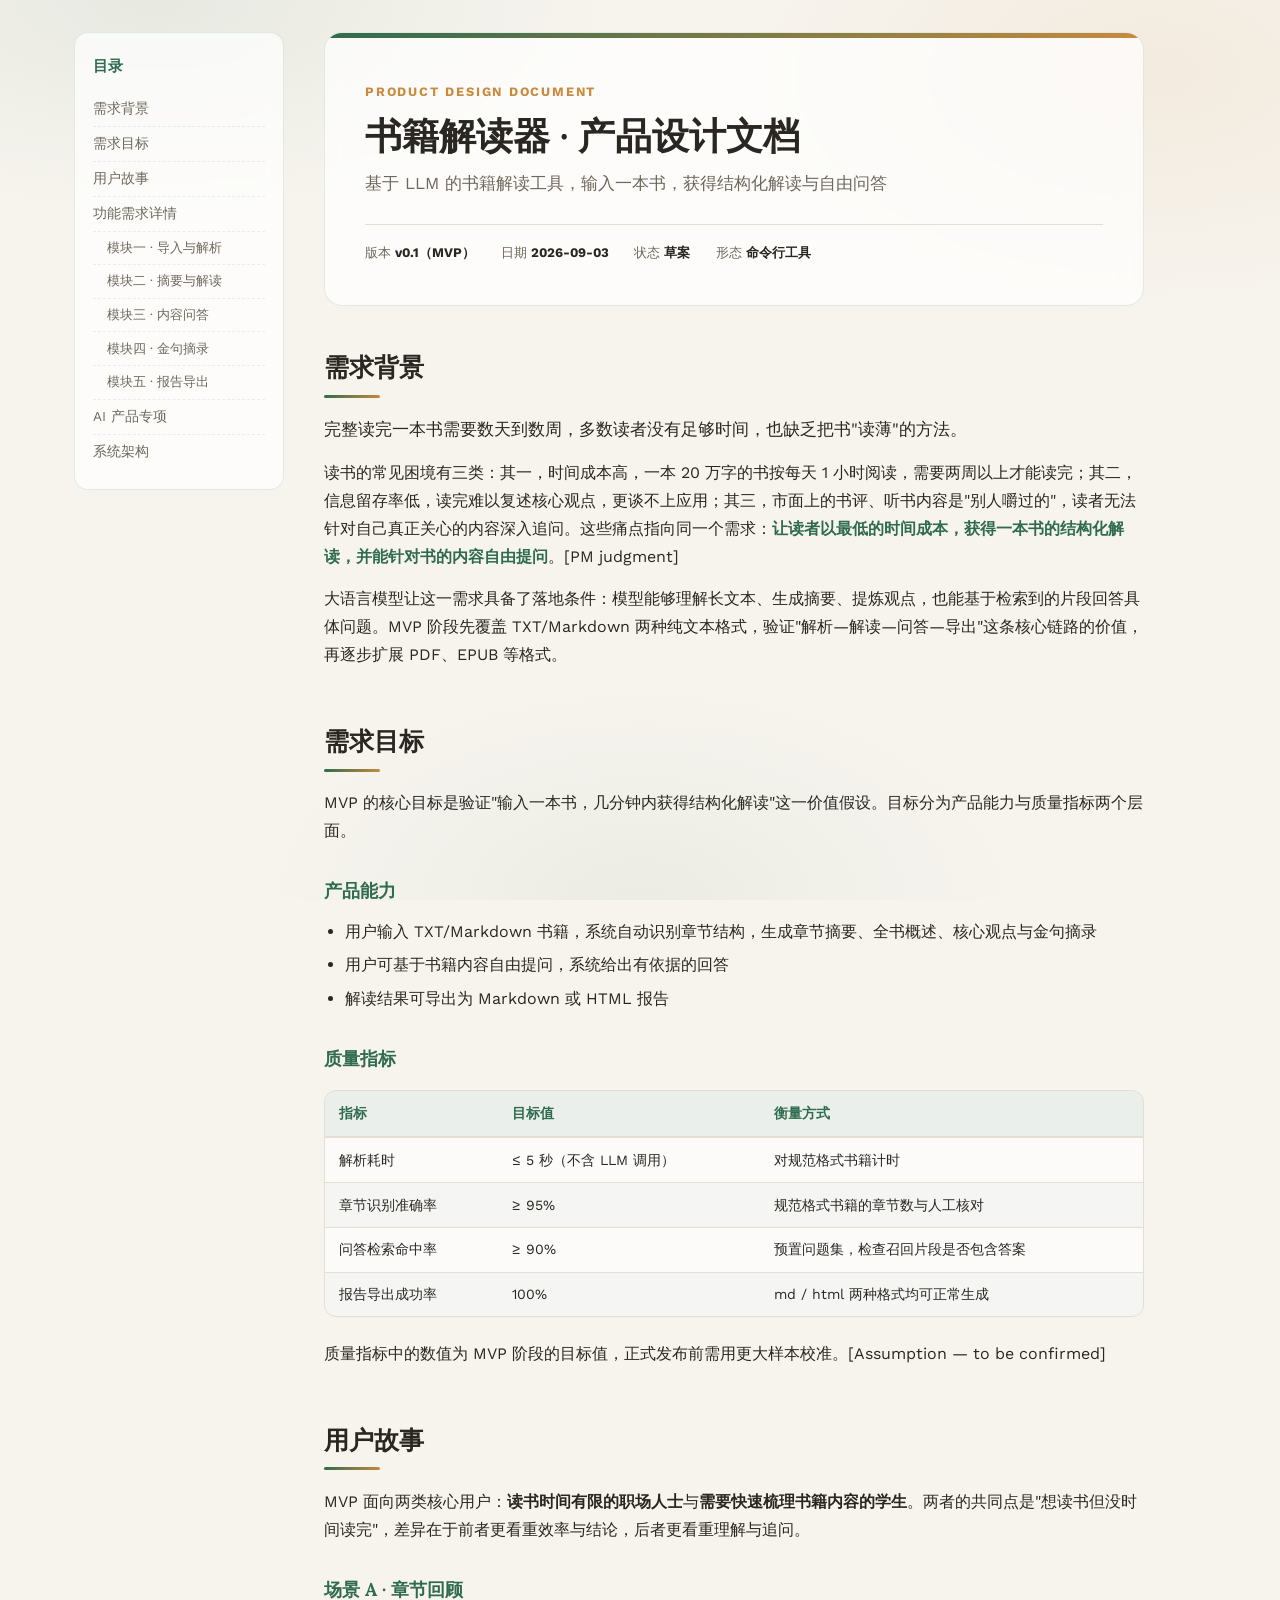
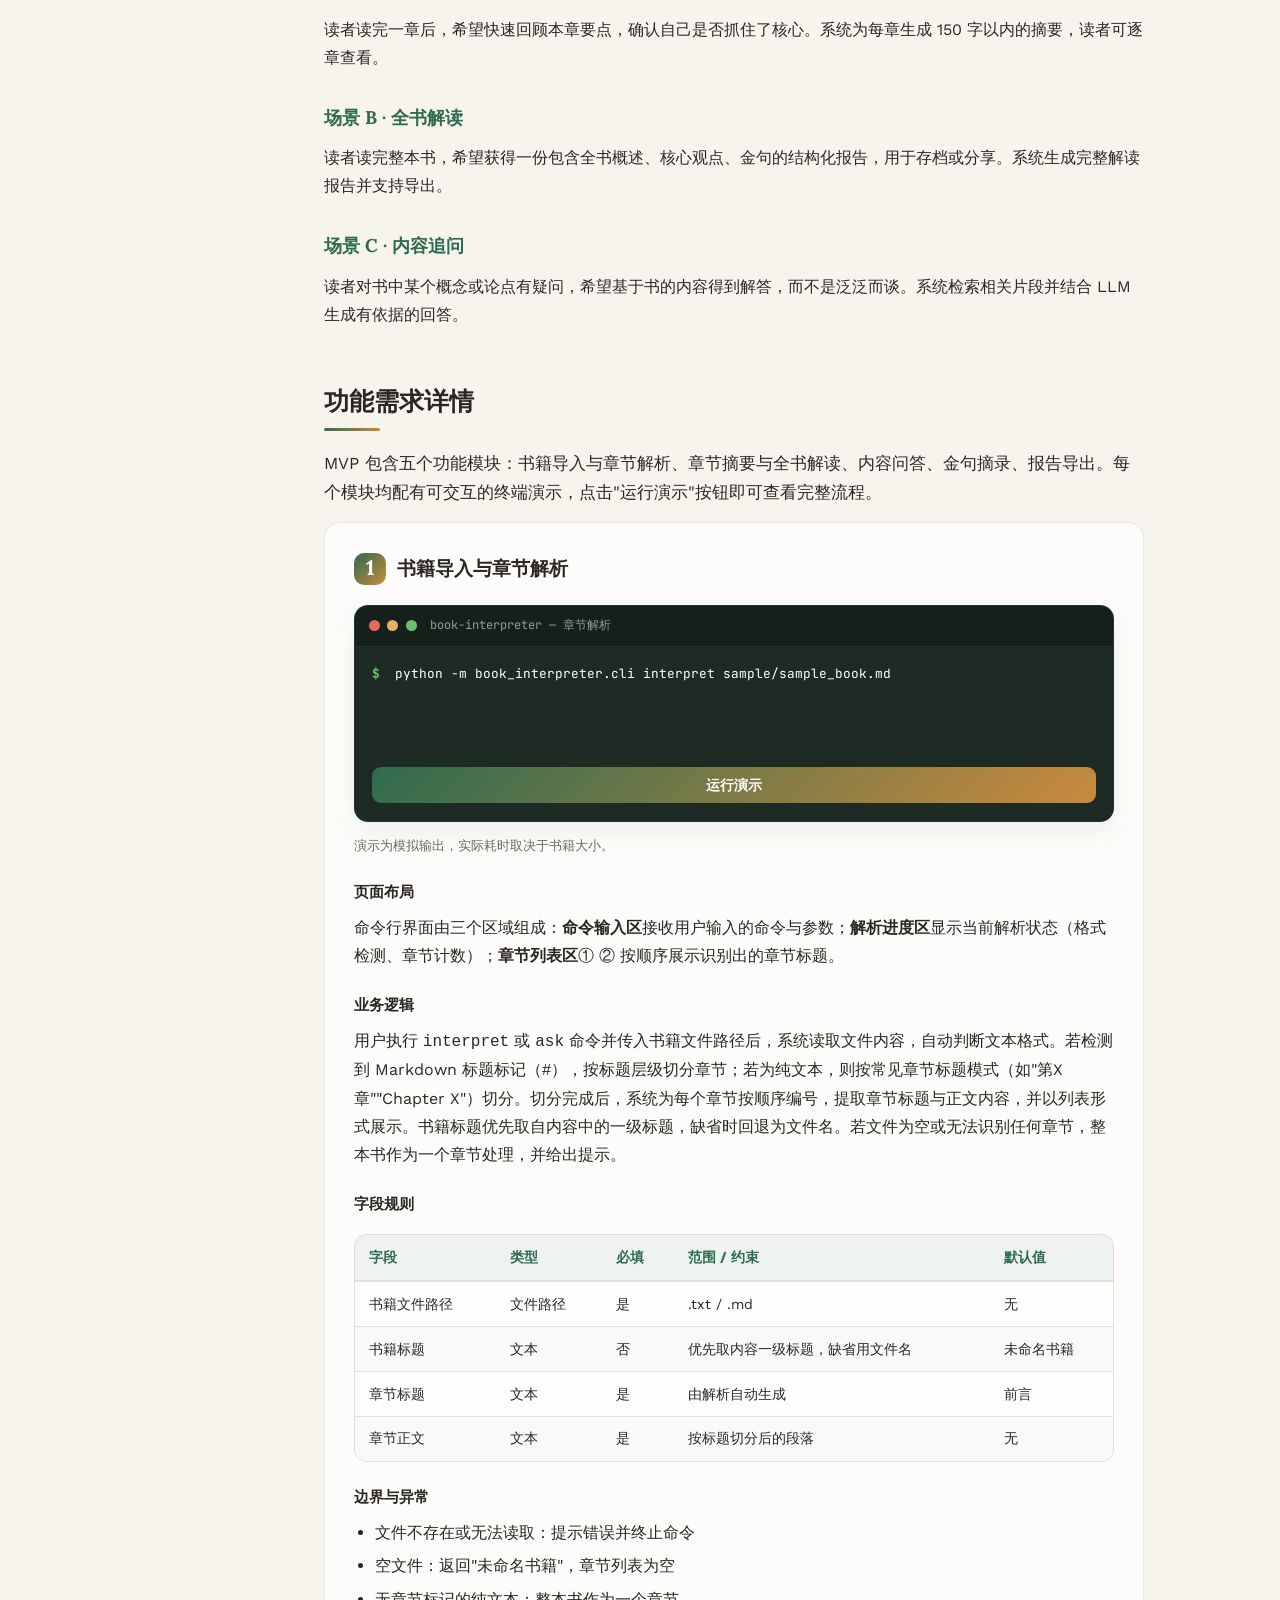
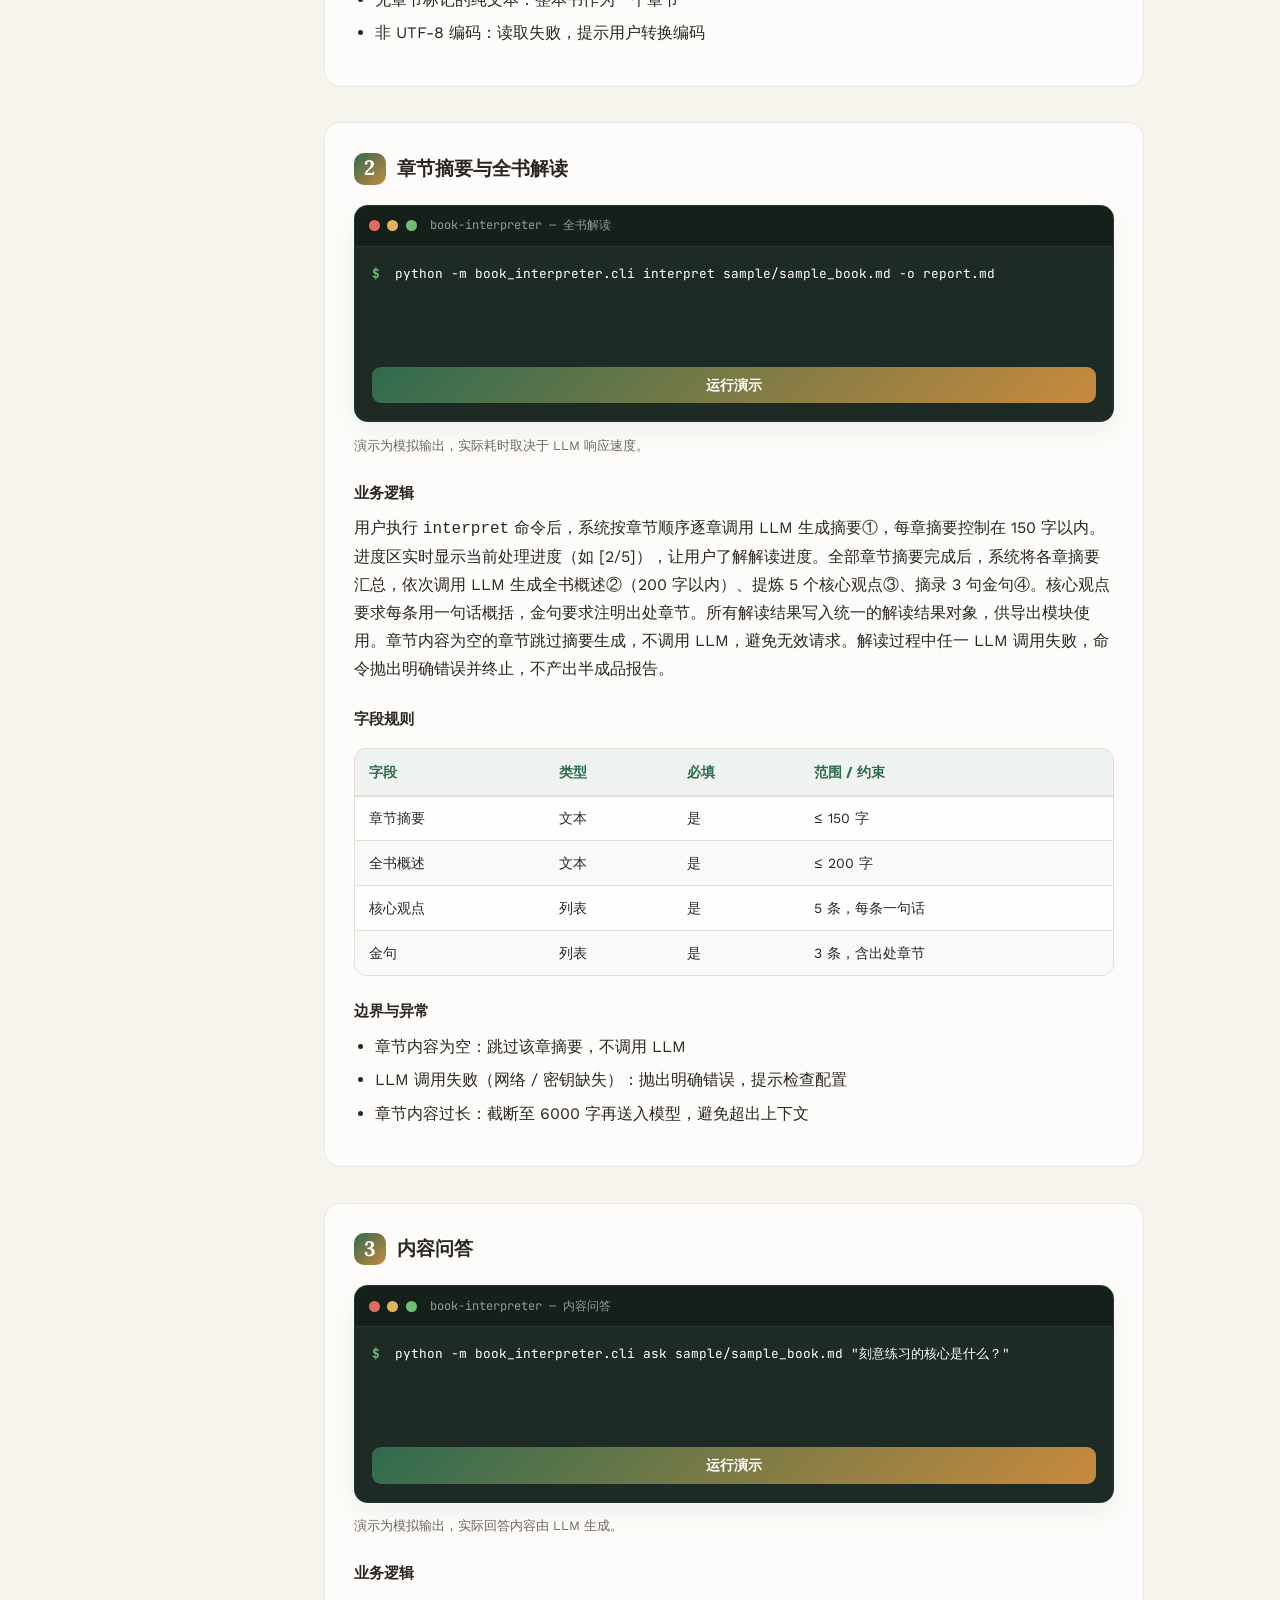
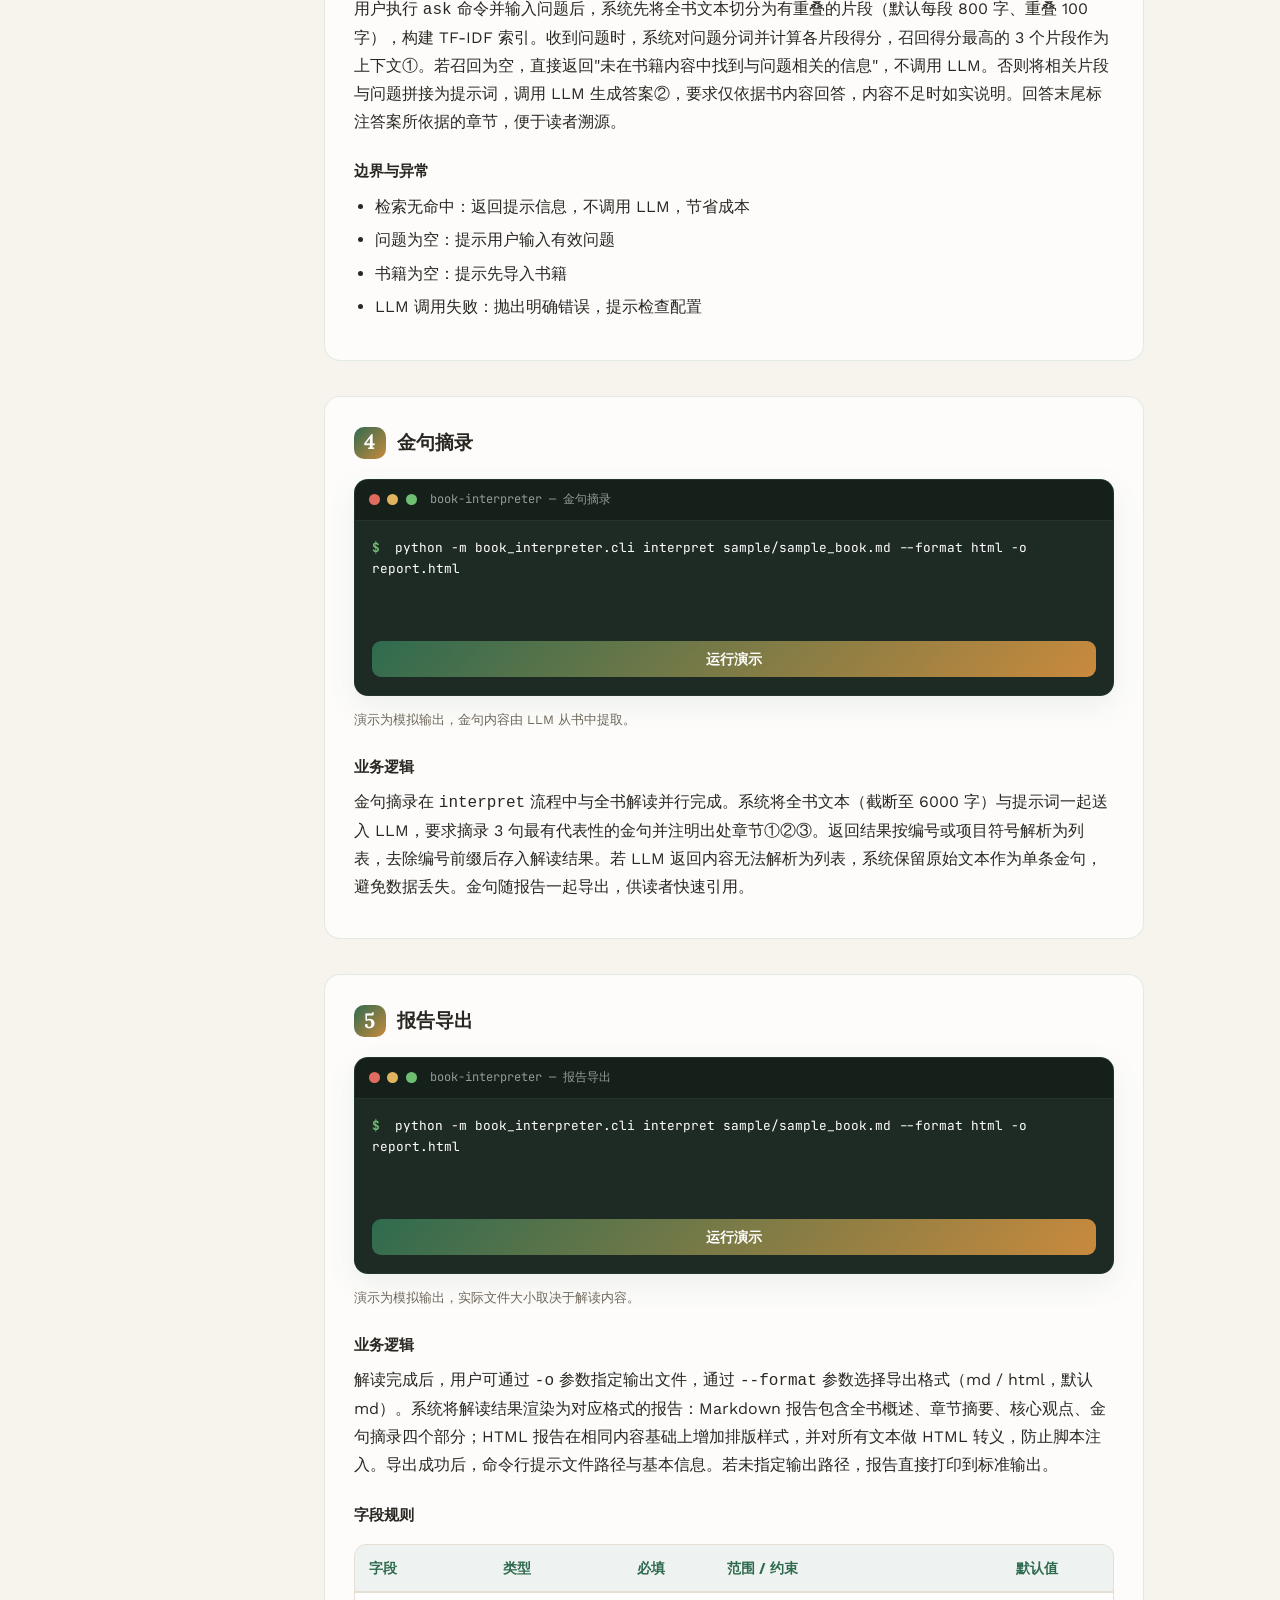
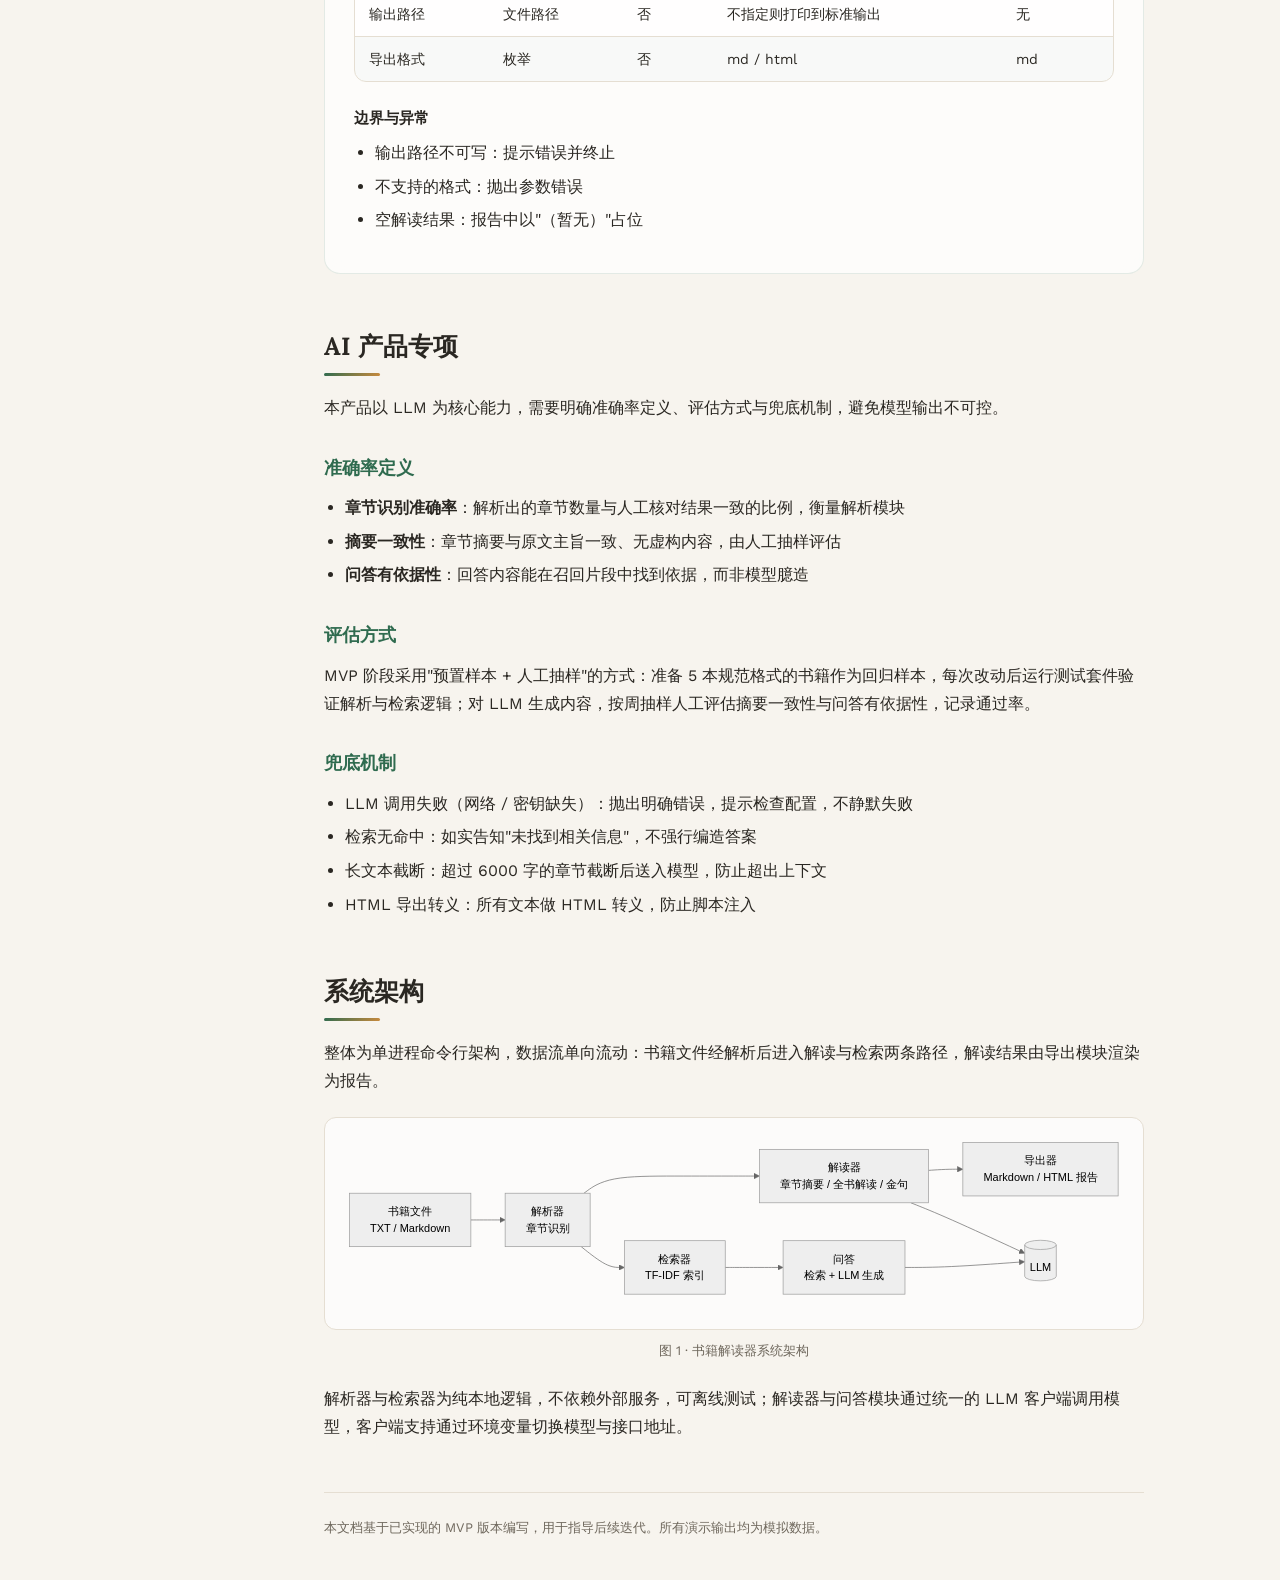
<file: book-interpreter-prd/book-interpreter-prd.html>
<!-- Generated by Trae Work -->
<!DOCTYPE html>
<html lang="zh-CN">
<head>
<meta charset="UTF-8">
<meta name="viewport" content="width=device-width, initial-scale=1.0">
<title>书籍解读器 · 产品设计文档</title>

<style>
  @font-face {
    font-family: 'Lora';
    src: url('./_shared/fonts/Lora-Regular.ttf') format('truetype');
    font-weight: 400;
  }
  @font-face {
    font-family: 'Lora';
    src: url('./_shared/fonts/Lora-Bold.ttf') format('truetype');
    font-weight: 700;
  }
  @font-face {
    font-family: 'Lora';
    src: url('./_shared/fonts/Lora-Italic.ttf') format('truetype');
    font-weight: 400;
    font-style: italic;
  }
  @font-face {
    font-family: 'Lora';
    src: url('./_shared/fonts/Lora-BoldItalic.ttf') format('truetype');
    font-weight: 700;
    font-style: italic;
  }
  @font-face {
    font-family: 'WorkSans';
    src: url('./_shared/fonts/WorkSans-Regular.ttf') format('truetype');
    font-weight: 400;
  }
  @font-face {
    font-family: 'WorkSans';
    src: url('./_shared/fonts/WorkSans-Bold.ttf') format('truetype');
    font-weight: 700;
  }
  @font-face {
    font-family: 'JetBrainsMono';
    src: url('./_shared/fonts/JetBrainsMono-Regular.ttf') format('truetype');
    font-weight: 400;
  }
  @font-face {
    font-family: 'JetBrainsMono';
    src: url('./_shared/fonts/JetBrainsMono-Bold.ttf') format('truetype');
    font-weight: 700;
  }
</style>

<style>
  :root {
    --bg: #f7f4ee;
    --bg2: #ffffff;
    --ink: #2a2722;
    --muted: #6e675c;
    --rule: #e5ded2;
    --accent: #2f6b4f;
    --accent2: #c98a3d;
    --font: 'WorkSans', sans-serif;
    --font-head: 'Lora', serif;
    --font-mono: 'JetBrainsMono', monospace;
    --max: 820px;
    --term-bg: #1e2a24;
    --term-bar: #16201b;
    --term-ink: #d7e4dc;
    --term-out: #b9c9c0;
    --term-dim: #7d8f85;
    --term-white: #ffffff;
    --term-green: #6fbf73;
    --term-yellow: #e0b45f;
    --term-red: #e06c5f;
    --term-rule: rgba(255,255,255,0.08);
    --term-muted: rgba(255,255,255,0.55);
  }

  *, *::before, *::after { box-sizing: border-box; margin: 0; padding: 0; }
  html { font-size: 16px; scroll-behavior: smooth; }
  body {
    font-family: var(--font);
    color: var(--ink);
    background: var(--bg);
    line-height: 1.75;
    padding: 0;
    background-image:
      radial-gradient(ellipse 60% 40% at 12% 0%, rgba(47,107,79,0.08), transparent 60%),
      radial-gradient(ellipse 55% 45% at 90% 8%, rgba(201,138,61,0.09), transparent 60%),
      radial-gradient(ellipse 50% 40% at 50% 100%, rgba(47,107,79,0.06), transparent 60%);
    background-attachment: fixed;
  }

  .layout { display: flex; gap: 2.5rem; max-width: 1180px; margin: 0 auto; padding: 2rem 1.5rem; }

  /* === Sidebar TOC === */
  .toc {
    position: sticky; top: 2rem; align-self: flex-start;
    width: 210px; flex-shrink: 0;
    background: rgba(255,255,255,0.7);
    backdrop-filter: blur(10px);
    border: 1px solid rgba(47,107,79,0.12);
    border-radius: 14px;
    padding: 1.25rem 1.1rem;
    font-size: 0.85rem;
  }
  .toc-title { font-family: var(--font-head); font-weight: 700; font-size: 0.95rem; margin-bottom: 0.75rem; color: var(--accent); }
  .toc a {
    display: block; color: var(--muted); text-decoration: none;
    padding: 0.32rem 0; border-bottom: 1px dashed rgba(47,107,79,0.1);
    transition: color 0.15s;
  }
  .toc a:last-child { border-bottom: none; }
  .toc a:hover { color: var(--accent); }
  .toc .toc-sub { padding-left: 0.9rem; font-size: 0.8rem; }

  main { flex: 1; min-width: 0; max-width: var(--max); }

  /* === Cover === */
  .cover {
    background: rgba(255,255,255,0.7);
    backdrop-filter: blur(10px);
    border: 1px solid rgba(47,107,79,0.12);
    border-radius: 18px;
    padding: 3rem 2.5rem 2.5rem;
    margin-bottom: 2.5rem;
    position: relative;
    overflow: hidden;
  }
  .cover::before {
    content: ''; position: absolute; top: 0; left: 0; right: 0; height: 5px;
    background: linear-gradient(135deg, var(--accent), var(--accent2));
  }
  .cover .kicker {
    font-size: 0.8rem; letter-spacing: 0.14em; text-transform: uppercase;
    color: var(--accent2); font-weight: 700; margin-bottom: 0.6rem;
  }
  .cover h1 {
    font-family: var(--font-head); font-size: 2.3rem; font-weight: 700;
    line-height: 1.25; margin-bottom: 0.6rem;
  }
  .cover .sub { color: var(--muted); font-size: 1.05rem; margin-bottom: 1.6rem; }
  .cover .meta { display: flex; flex-wrap: wrap; gap: 0.5rem 1.6rem; font-size: 0.82rem; color: var(--muted); border-top: 1px solid var(--rule); padding-top: 1.1rem; }
  .cover .meta b { color: var(--ink); font-weight: 600; }

  /* === Sections === */
  section { margin-bottom: 3.2rem; }
  h2 {
    font-family: var(--font-head); font-size: 1.55rem; font-weight: 700;
    margin-bottom: 1.1rem; padding-bottom: 0.5rem;
    position: relative;
  }
  h2::after {
    content: ''; position: absolute; left: 0; bottom: 0; height: 3px; width: 56px;
    background: linear-gradient(135deg, var(--accent), var(--accent2));
    border-radius: 3px;
  }
  h3 {
    font-family: var(--font-head); font-size: 1.15rem; font-weight: 700;
    margin: 1.8rem 0 0.7rem; color: var(--accent);
  }
  h4 { font-size: 0.95rem; font-weight: 700; margin: 1.4rem 0 0.5rem; }
  p { margin-bottom: 0.9rem; }
  ul, ol { margin: 0 0 1rem 1.3rem; }
  li { margin-bottom: 0.35rem; }
  strong { font-weight: 700; }
  mark.key { background: none; color: var(--accent); font-weight: 600; }

  .lead { font-size: 1.05rem; color: var(--ink); }

  .callout {
    background: rgba(47,107,79,0.06);
    border-left: 4px solid var(--accent);
    border-radius: 0 10px 10px 0;
    padding: 0.9rem 1.2rem;
    margin: 1.2rem 0;
    font-size: 0.92rem;
  }
  .callout b { color: var(--accent); }

  .tag {
    display: inline-block; font-size: 0.72rem; font-weight: 700;
    color: var(--accent); background: rgba(47,107,79,0.1);
    border: 1px solid rgba(47,107,79,0.2);
    border-radius: 20px; padding: 0.1rem 0.6rem; margin-right: 0.4rem;
    vertical-align: middle;
  }

  /* === Tables === */
  .table-wrap { overflow-x: auto; overflow-y: auto; max-height: 600px; margin: 1rem 0 1.4rem; border: 1px solid var(--rule); border-radius: 12px; background: rgba(255,255,255,0.7); }
  table { width: 100%; border-collapse: collapse; font-size: 0.88rem; min-width: 560px; }
  thead th {
    background: rgba(47,107,79,0.08);
    color: var(--accent); font-weight: 700; text-align: left;
    padding: 0.65rem 0.9rem; border-bottom: 2px solid var(--rule);
    position: sticky; top: 0;
  }
  tbody td { padding: 0.6rem 0.9rem; border-bottom: 1px solid var(--rule); vertical-align: top; }
  tbody tr:last-child td { border-bottom: none; }
  tbody tr:nth-child(even) { background: rgba(47,107,79,0.03); }

  /* === Terminal Demo === */
  .terminal {
    margin: 1.2rem 0 1.6rem;
    border-radius: 14px;
    overflow: hidden;
    border: 1px solid rgba(47,107,79,0.18);
    box-shadow: 0 10px 30px rgba(47,107,79,0.08);
    background: var(--term-bg);
  }
  .terminal-bar {
    display: flex; align-items: center; gap: 0.45rem;
    padding: 0.6rem 0.9rem;
    background: var(--term-bar);
    border-bottom: 1px solid var(--term-rule);
  }
  .dot { width: 11px; height: 11px; border-radius: 50%; display: inline-block; }
  .dot.red { background: var(--term-red); }
  .dot.yellow { background: var(--term-yellow); }
  .dot.green { background: var(--term-green); }
  .terminal-title { margin-left: 0.4rem; font-family: var(--font-mono); font-size: 0.75rem; color: var(--term-muted); }
  .terminal-body { padding: 1rem 1.1rem; font-family: var(--font-mono); font-size: 0.8rem; line-height: 1.65; color: var(--term-ink); min-height: 120px; }
  .term-line { white-space: pre-wrap; word-break: break-word; }
  .term-line.cmd { color: var(--term-white); margin-bottom: 0.5rem; }
  .term-line.cmd .prompt { color: var(--term-green); font-weight: 700; margin-right: 0.4rem; }
  .term-line.out { color: var(--term-out); }
  .term-line.out .ok { color: var(--term-green); }
  .term-line.out .warn { color: var(--term-yellow); }
  .term-line.out .dim { color: var(--term-dim); }
  .term-line.out .hl { color: var(--term-white); }
  .term-line.out .anno { color: var(--term-yellow); font-weight: 700; }
  .cursor { display: inline-block; width: 8px; height: 1em; background: var(--term-green); vertical-align: text-bottom; animation: blink 1s steps(1) infinite; }
  @keyframes blink { 50% { opacity: 0; } }
  .run-btn {
    display: block; width: calc(100% - 2.2rem); margin: 0 1.1rem 1.1rem;
    padding: 0.55rem; border: none; border-radius: 9px;
    background: linear-gradient(135deg, var(--accent), var(--accent2));
    color: var(--bg2); font-family: var(--font); font-weight: 700; font-size: 0.88rem;
    cursor: pointer; transition: opacity 0.15s;
  }
  .run-btn:hover { opacity: 0.9; }
  .run-btn:disabled { opacity: 0.6; cursor: default; }

  .demo-note { font-size: 0.8rem; color: var(--muted); margin-top: -0.8rem; margin-bottom: 1.4rem; }

  /* === Module card === */
  .module {
    background: rgba(255,255,255,0.7);
    backdrop-filter: blur(10px);
    border: 1px solid rgba(47,107,79,0.12);
    border-radius: 16px;
    padding: 1.8rem 1.8rem 1.4rem;
    margin-bottom: 2.2rem;
  }
  .module .module-head { display: flex; align-items: center; gap: 0.7rem; margin-bottom: 0.4rem; }
  .module .module-num {
    font-family: var(--font-head); font-weight: 700; font-size: 1.3rem;
    color: var(--bg2); background: linear-gradient(135deg, var(--accent), var(--accent2));
    border-radius: 10px; width: 2rem; height: 2rem; display: inline-flex;
    align-items: center; justify-content: center; flex-shrink: 0;
  }
  .module h3 { margin: 0; color: var(--ink); font-size: 1.2rem; }

  /* === Diagram === */
  .diagram { margin: 1.4rem 0; text-align: center; }
  .diagram figcaption { font-size: 0.82rem; color: var(--muted); margin-top: 0.6rem; }
  .diagram pre.mermaid { text-align: center; background: rgba(255,255,255,0.7); border: 1px solid var(--rule); border-radius: 12px; padding: 1.2rem; }

  /* === Footer === */
  footer { margin-top: 3rem; padding-top: 1.5rem; border-top: 1px solid var(--rule); font-size: 0.82rem; color: var(--muted); }

  /* === Responsive === */
  @media (max-width: 900px) {
    .layout { flex-direction: column; padding: 1.2rem 1rem; }
    .toc { position: static; width: 100%; }
    .cover { padding: 2rem 1.4rem; }
    .cover h1 { font-size: 1.8rem; }
    .module { padding: 1.4rem 1.1rem; }
  }

  @media print {
    body { background: var(--bg2); }
    .toc, .run-btn { display: none; }
    .layout { display: block; }
    section { page-break-inside: avoid; }
    .terminal { box-shadow: none; }
  }
</style>
</head>
<body>
<div class="layout">

  <nav class="toc">
    <div class="toc-title">目录</div>
    <a href="#background">需求背景</a>
    <a href="#objectives">需求目标</a>
    <a href="#users">用户故事</a>
    <a href="#features">功能需求详情</a>
    <a class="toc-sub" href="#m1">模块一 · 导入与解析</a>
    <a class="toc-sub" href="#m2">模块二 · 摘要与解读</a>
    <a class="toc-sub" href="#m3">模块三 · 内容问答</a>
    <a class="toc-sub" href="#m4">模块四 · 金句摘录</a>
    <a class="toc-sub" href="#m5">模块五 · 报告导出</a>
    <a href="#ai">AI 产品专项</a>
    <a href="#architecture">系统架构</a>
  </nav>

  <main>
    <header class="cover">
      <div class="kicker">Product Design Document</div>
      <h1>书籍解读器 · 产品设计文档</h1>
      <p class="sub">基于 LLM 的书籍解读工具，输入一本书，获得结构化解读与自由问答</p>
      <div class="meta">
        <span>版本 <b>v0.1（MVP）</b></span>
        <span>日期 <b>2026-09-03</b></span>
        <span>状态 <b>草案</b></span>
        <span>形态 <b>命令行工具</b></span>
      </div>
    </header>

    <!-- ============ 需求背景 ============ -->
    <section id="background">
      <h2>需求背景</h2>
      <p class="lead">完整读完一本书需要数天到数周，多数读者没有足够时间，也缺乏把书"读薄"的方法。</p>
      <p>读书的常见困境有三类：其一，时间成本高，一本 20 万字的书按每天 1 小时阅读，需要两周以上才能读完；其二，信息留存率低，读完难以复述核心观点，更谈不上应用；其三，市面上的书评、听书内容是"别人嚼过的"，读者无法针对自己真正关心的内容深入追问。这些痛点指向同一个需求：<mark class="key">让读者以最低的时间成本，获得一本书的结构化解读，并能针对书的内容自由提问</mark>。[PM judgment]</p>
      <p>大语言模型让这一需求具备了落地条件：模型能够理解长文本、生成摘要、提炼观点，也能基于检索到的片段回答具体问题。MVP 阶段先覆盖 TXT/Markdown 两种纯文本格式，验证"解析—解读—问答—导出"这条核心链路的价值，再逐步扩展 PDF、EPUB 等格式。</p>
    </section>

    <!-- ============ 需求目标 ============ -->
    <section id="objectives">
      <h2>需求目标</h2>
      <p>MVP 的核心目标是验证"输入一本书，几分钟内获得结构化解读"这一价值假设。目标分为产品能力与质量指标两个层面。</p>
      <h3>产品能力</h3>
      <ul>
        <li>用户输入 TXT/Markdown 书籍，系统自动识别章节结构，生成章节摘要、全书概述、核心观点与金句摘录</li>
        <li>用户可基于书籍内容自由提问，系统给出有依据的回答</li>
        <li>解读结果可导出为 Markdown 或 HTML 报告</li>
      </ul>
      <h3>质量指标</h3>
      <div class="table-wrap">
        <table>
          <thead><tr><th>指标</th><th>目标值</th><th>衡量方式</th></tr></thead>
          <tbody>
            <tr><td>解析耗时</td><td>≤ 5 秒（不含 LLM 调用）</td><td>对规范格式书籍计时</td></tr>
            <tr><td>章节识别准确率</td><td>≥ 95%</td><td>规范格式书籍的章节数与人工核对</td></tr>
            <tr><td>问答检索命中率</td><td>≥ 90%</td><td>预置问题集，检查召回片段是否包含答案</td></tr>
            <tr><td>报告导出成功率</td><td>100%</td><td>md / html 两种格式均可正常生成</td></tr>
          </tbody>
        </table>
      </div>
      <p>质量指标中的数值为 MVP 阶段的目标值，正式发布前需用更大样本校准。[Assumption — to be confirmed]</p>
    </section>

    <!-- ============ 用户故事 ============ -->
    <section id="users">
      <h2>用户故事</h2>
      <p>MVP 面向两类核心用户：<strong>读书时间有限的职场人士</strong>与<strong>需要快速梳理书籍内容的学生</strong>。两者的共同点是"想读书但没时间读完"，差异在于前者更看重效率与结论，后者更看重理解与追问。</p>
      <h3>场景 A · 章节回顾</h3>
      <p>读者读完一章后，希望快速回顾本章要点，确认自己是否抓住了核心。系统为每章生成 150 字以内的摘要，读者可逐章查看。</p>
      <h3>场景 B · 全书解读</h3>
      <p>读者读完整本书，希望获得一份包含全书概述、核心观点、金句的结构化报告，用于存档或分享。系统生成完整解读报告并支持导出。</p>
      <h3>场景 C · 内容追问</h3>
      <p>读者对书中某个概念或论点有疑问，希望基于书的内容得到解答，而不是泛泛而谈。系统检索相关片段并结合 LLM 生成有依据的回答。</p>
    </section>

    <!-- ============ 功能需求详情 ============ -->
    <section id="features">
      <h2>功能需求详情</h2>
      <p class="lead">MVP 包含五个功能模块：书籍导入与章节解析、章节摘要与全书解读、内容问答、金句摘录、报告导出。每个模块均配有可交互的终端演示，点击"运行演示"按钮即可查看完整流程。</p>

      <!-- 模块一 -->
      <div class="module" id="m1">
        <div class="module-head"><span class="module-num">1</span><h3>书籍导入与章节解析</h3></div>
        <div class="terminal">
          <div class="terminal-bar"><span class="dot red"></span><span class="dot yellow"></span><span class="dot green"></span><span class="terminal-title">book-interpreter — 章节解析</span></div>
          <div class="terminal-body">
            <div class="term-line cmd"><span class="prompt">$</span> python -m book_interpreter.cli interpret sample/sample_book.md</div>
            <div class="term-line out" style="display:none">正在解析《刻意练习》...</div>
            <div class="term-line out" style="display:none">检测到 Markdown 格式，共 <span class="hl">5</span> 个章节：</div>
            <div class="term-line out" style="display:none"></div>
            <div class="term-line out" style="display:none">  <span class="anno">①</span> #1  第一章 有目的的练习</div>
            <div class="term-line out" style="display:none">  <span class="anno">②</span> #2  第二章 大脑的适应能力</div>
            <div class="term-line out" style="display:none">  <span class="anno">②</span> #3  第三章 心理表征</div>
            <div class="term-line out" style="display:none">  <span class="anno">②</span> #4  第四章 黄金标准</div>
            <div class="term-line out" style="display:none">  <span class="anno">②</span> #5  第五章 在工作中运用刻意练习</div>
            <div class="term-line out" style="display:none"></div>
            <div class="term-line out" style="display:none"><span class="ok">OK</span> 解析完成，耗时 0.3s</div>
          </div>
          <button class="run-btn">运行演示</button>
        </div>
        <p class="demo-note">演示为模拟输出，实际耗时取决于书籍大小。</p>

        <h4>页面布局</h4>
        <p>命令行界面由三个区域组成：<strong>命令输入区</strong>接收用户输入的命令与参数；<strong>解析进度区</strong>显示当前解析状态（格式检测、章节计数）；<strong>章节列表区</strong>① ② 按顺序展示识别出的章节标题。</p>

        <h4>业务逻辑</h4>
        <p>用户执行 <code>interpret</code> 或 <code>ask</code> 命令并传入书籍文件路径后，系统读取文件内容，自动判断文本格式。若检测到 Markdown 标题标记（<code>#</code>），按标题层级切分章节；若为纯文本，则按常见章节标题模式（如"第X章""Chapter X"）切分。切分完成后，系统为每个章节按顺序编号，提取章节标题与正文内容，并以列表形式展示。书籍标题优先取自内容中的一级标题，缺省时回退为文件名。若文件为空或无法识别任何章节，整本书作为一个章节处理，并给出提示。</p>

        <h4>字段规则</h4>
        <div class="table-wrap">
          <table>
            <thead><tr><th>字段</th><th>类型</th><th>必填</th><th>范围 / 约束</th><th>默认值</th></tr></thead>
            <tbody>
              <tr><td>书籍文件路径</td><td>文件路径</td><td>是</td><td>.txt / .md</td><td>无</td></tr>
              <tr><td>书籍标题</td><td>文本</td><td>否</td><td>优先取内容一级标题，缺省用文件名</td><td>未命名书籍</td></tr>
              <tr><td>章节标题</td><td>文本</td><td>是</td><td>由解析自动生成</td><td>前言</td></tr>
              <tr><td>章节正文</td><td>文本</td><td>是</td><td>按标题切分后的段落</td><td>无</td></tr>
            </tbody>
          </table>
        </div>

        <h4>边界与异常</h4>
        <ul>
          <li>文件不存在或无法读取：提示错误并终止命令</li>
          <li>空文件：返回"未命名书籍"，章节列表为空</li>
          <li>无章节标记的纯文本：整本书作为一个章节</li>
          <li>非 UTF-8 编码：读取失败，提示用户转换编码</li>
        </ul>
      </div>

      <!-- 模块二 -->
      <div class="module" id="m2">
        <div class="module-head"><span class="module-num">2</span><h3>章节摘要与全书解读</h3></div>
        <div class="terminal">
          <div class="terminal-bar"><span class="dot red"></span><span class="dot yellow"></span><span class="dot green"></span><span class="terminal-title">book-interpreter — 全书解读</span></div>
          <div class="terminal-body">
            <div class="term-line cmd"><span class="prompt">$</span> python -m book_interpreter.cli interpret sample/sample_book.md -o report.md</div>
            <div class="term-line out" style="display:none">正在解读《刻意练习》（<span class="hl">5</span> 个章节）...</div>
            <div class="term-line out" style="display:none"><span class="anno">①</span> [1/5] 第一章 有目的的练习 → 摘要生成中...</div>
            <div class="term-line out" style="display:none"><span class="anno">①</span> [2/5] 第二章 大脑的适应能力 → 摘要生成中...</div>
            <div class="term-line out" style="display:none"><span class="anno">①</span> [3/5] 第三章 心理表征 → 摘要生成中...</div>
            <div class="term-line out" style="display:none"><span class="anno">①</span> [4/5] 第四章 黄金标准 → 摘要生成中...</div>
            <div class="term-line out" style="display:none"><span class="anno">①</span> [5/5] 第五章 在工作中运用刻意练习 → 摘要生成中...</div>
            <div class="term-line out" style="display:none"><span class="anno">②</span> 全书概述生成中...</div>
            <div class="term-line out" style="display:none"><span class="anno">③</span> 核心观点提炼中...</div>
            <div class="term-line out" style="display:none"><span class="anno">④</span> 金句摘录中...</div>
            <div class="term-line out" style="display:none"><span class="ok">OK</span> 报告已导出到: report.md</div>
          </div>
          <button class="run-btn">运行演示</button>
        </div>
        <p class="demo-note">演示为模拟输出，实际耗时取决于 LLM 响应速度。</p>

        <h4>业务逻辑</h4>
        <p>用户执行 <code>interpret</code> 命令后，系统按章节顺序逐章调用 LLM 生成摘要①，每章摘要控制在 150 字以内。进度区实时显示当前处理进度（如 [2/5]），让用户了解解读进度。全部章节摘要完成后，系统将各章摘要汇总，依次调用 LLM 生成全书概述②（200 字以内）、提炼 5 个核心观点③、摘录 3 句金句④。核心观点要求每条用一句话概括，金句要求注明出处章节。所有解读结果写入统一的解读结果对象，供导出模块使用。章节内容为空的章节跳过摘要生成，不调用 LLM，避免无效请求。解读过程中任一 LLM 调用失败，命令抛出明确错误并终止，不产出半成品报告。</p>

        <h4>字段规则</h4>
        <div class="table-wrap">
          <table>
            <thead><tr><th>字段</th><th>类型</th><th>必填</th><th>范围 / 约束</th></tr></thead>
            <tbody>
              <tr><td>章节摘要</td><td>文本</td><td>是</td><td>≤ 150 字</td></tr>
              <tr><td>全书概述</td><td>文本</td><td>是</td><td>≤ 200 字</td></tr>
              <tr><td>核心观点</td><td>列表</td><td>是</td><td>5 条，每条一句话</td></tr>
              <tr><td>金句</td><td>列表</td><td>是</td><td>3 条，含出处章节</td></tr>
            </tbody>
          </table>
        </div>

        <h4>边界与异常</h4>
        <ul>
          <li>章节内容为空：跳过该章摘要，不调用 LLM</li>
          <li>LLM 调用失败（网络 / 密钥缺失）：抛出明确错误，提示检查配置</li>
          <li>章节内容过长：截断至 6000 字再送入模型，避免超出上下文</li>
        </ul>
      </div>

      <!-- 模块三 -->
      <div class="module" id="m3">
        <div class="module-head"><span class="module-num">3</span><h3>内容问答</h3></div>
        <div class="terminal">
          <div class="terminal-bar"><span class="dot red"></span><span class="dot yellow"></span><span class="dot green"></span><span class="terminal-title">book-interpreter — 内容问答</span></div>
          <div class="terminal-body">
            <div class="term-line cmd"><span class="prompt">$</span> python -m book_interpreter.cli ask sample/sample_book.md "刻意练习的核心是什么？"</div>
            <div class="term-line out" style="display:none"><span class="anno">①</span> 检索到 3 个相关片段...</div>
            <div class="term-line out" style="display:none"><span class="anno">②</span> 生成回答中...</div>
            <div class="term-line out" style="display:none"></div>
            <div class="term-line out" style="display:none"><span class="hl">刻意练习的核心在于：</span>通过明确的目标、专注的投入、及时的反馈和持续跳出舒适区，建立高质量的心理表征，从而突破能力的边界。它与天真的机械重复截然不同，强调有意识地改进。</div>
            <div class="term-line out" style="display:none"></div>
            <div class="term-line out" style="display:none"><span class="dim">（依据：第三章 心理表征）</span></div>
          </div>
          <button class="run-btn">运行演示</button>
        </div>
        <p class="demo-note">演示为模拟输出，实际回答内容由 LLM 生成。</p>

        <h4>业务逻辑</h4>
        <p>用户执行 <code>ask</code> 命令并输入问题后，系统先将全书文本切分为有重叠的片段（默认每段 800 字、重叠 100 字），构建 TF-IDF 索引。收到问题时，系统对问题分词并计算各片段得分，召回得分最高的 3 个片段作为上下文①。若召回为空，直接返回"未在书籍内容中找到与问题相关的信息"，不调用 LLM。否则将相关片段与问题拼接为提示词，调用 LLM 生成答案②，要求仅依据书内容回答，内容不足时如实说明。回答末尾标注答案所依据的章节，便于读者溯源。</p>

        <h4>边界与异常</h4>
        <ul>
          <li>检索无命中：返回提示信息，不调用 LLM，节省成本</li>
          <li>问题为空：提示用户输入有效问题</li>
          <li>书籍为空：提示先导入书籍</li>
          <li>LLM 调用失败：抛出明确错误，提示检查配置</li>
        </ul>
      </div>

      <!-- 模块四 -->
      <div class="module" id="m4">
        <div class="module-head"><span class="module-num">4</span><h3>金句摘录</h3></div>
        <div class="terminal">
          <div class="terminal-bar"><span class="dot red"></span><span class="dot yellow"></span><span class="dot green"></span><span class="terminal-title">book-interpreter — 金句摘录</span></div>
          <div class="terminal-body">
            <div class="term-line cmd"><span class="prompt">$</span> python -m book_interpreter.cli interpret sample/sample_book.md --format html -o report.html</div>
            <div class="term-line out" style="display:none">金句摘录：</div>
            <div class="term-line out" style="display:none">  <span class="anno">①</span> 1. "心理表征是高手与新手的关键区别。"</div>
            <div class="term-line out" style="display:none">  <span class="anno">②</span> 2. "潜力并非天生固定，而是可以通过训练塑造的。"</div>
            <div class="term-line out" style="display:none">  <span class="anno">③</span> 3. "只有符合这些标准的练习，才能真正带来能力的提升。"</div>
            <div class="term-line out" style="display:none"></div>
            <div class="term-line out" style="display:none"><span class="ok">OK</span> 报告已导出到: report.html</div>
          </div>
          <button class="run-btn">运行演示</button>
        </div>
        <p class="demo-note">演示为模拟输出，金句内容由 LLM 从书中提取。</p>

        <h4>业务逻辑</h4>
        <p>金句摘录在 <code>interpret</code> 流程中与全书解读并行完成。系统将全书文本（截断至 6000 字）与提示词一起送入 LLM，要求摘录 3 句最有代表性的金句并注明出处章节①②③。返回结果按编号或项目符号解析为列表，去除编号前缀后存入解读结果。若 LLM 返回内容无法解析为列表，系统保留原始文本作为单条金句，避免数据丢失。金句随报告一起导出，供读者快速引用。</p>
      </div>

      <!-- 模块五 -->
      <div class="module" id="m5">
        <div class="module-head"><span class="module-num">5</span><h3>报告导出</h3></div>
        <div class="terminal">
          <div class="terminal-bar"><span class="dot red"></span><span class="dot yellow"></span><span class="dot green"></span><span class="terminal-title">book-interpreter — 报告导出</span></div>
          <div class="terminal-body">
            <div class="term-line cmd"><span class="prompt">$</span> python -m book_interpreter.cli interpret sample/sample_book.md --format html -o report.html</div>
            <div class="term-line out" style="display:none"><span class="ok">OK</span> 报告已导出到: report.html</div>
            <div class="term-line out" style="display:none">  - 格式: <span class="hl">HTML</span></div>
            <div class="term-line out" style="display:none">  - 大小: 4.2 KB</div>
            <div class="term-line out" style="display:none">  - 包含: 全书概述 / 章节摘要 / 核心观点 / 金句摘录</div>
          </div>
          <button class="run-btn">运行演示</button>
        </div>
        <p class="demo-note">演示为模拟输出，实际文件大小取决于解读内容。</p>

        <h4>业务逻辑</h4>
        <p>解读完成后，用户可通过 <code>-o</code> 参数指定输出文件，通过 <code>--format</code> 参数选择导出格式（md / html，默认 md）。系统将解读结果渲染为对应格式的报告：Markdown 报告包含全书概述、章节摘要、核心观点、金句摘录四个部分；HTML 报告在相同内容基础上增加排版样式，并对所有文本做 HTML 转义，防止脚本注入。导出成功后，命令行提示文件路径与基本信息。若未指定输出路径，报告直接打印到标准输出。</p>

        <h4>字段规则</h4>
        <div class="table-wrap">
          <table>
            <thead><tr><th>字段</th><th>类型</th><th>必填</th><th>范围 / 约束</th><th>默认值</th></tr></thead>
            <tbody>
              <tr><td>输出路径</td><td>文件路径</td><td>否</td><td>不指定则打印到标准输出</td><td>无</td></tr>
              <tr><td>导出格式</td><td>枚举</td><td>否</td><td>md / html</td><td>md</td></tr>
            </tbody>
          </table>
        </div>

        <h4>边界与异常</h4>
        <ul>
          <li>输出路径不可写：提示错误并终止</li>
          <li>不支持的格式：抛出参数错误</li>
          <li>空解读结果：报告中以"（暂无）"占位</li>
        </ul>
      </div>
    </section>

    <!-- ============ AI 产品专项 ============ -->
    <section id="ai">
      <h2>AI 产品专项</h2>
      <p>本产品以 LLM 为核心能力，需要明确准确率定义、评估方式与兜底机制，避免模型输出不可控。</p>
      <h3>准确率定义</h3>
      <ul>
        <li><strong>章节识别准确率</strong>：解析出的章节数量与人工核对结果一致的比例，衡量解析模块</li>
        <li><strong>摘要一致性</strong>：章节摘要与原文主旨一致、无虚构内容，由人工抽样评估</li>
        <li><strong>问答有依据性</strong>：回答内容能在召回片段中找到依据，而非模型臆造</li>
      </ul>
      <h3>评估方式</h3>
      <p>MVP 阶段采用"预置样本 + 人工抽样"的方式：准备 5 本规范格式的书籍作为回归样本，每次改动后运行测试套件验证解析与检索逻辑；对 LLM 生成内容，按周抽样人工评估摘要一致性与问答有依据性，记录通过率。</p>
      <h3>兜底机制</h3>
      <ul>
        <li>LLM 调用失败（网络 / 密钥缺失）：抛出明确错误，提示检查配置，不静默失败</li>
        <li>检索无命中：如实告知"未找到相关信息"，不强行编造答案</li>
        <li>长文本截断：超过 6000 字的章节截断后送入模型，防止超出上下文</li>
        <li>HTML 导出转义：所有文本做 HTML 转义，防止脚本注入</li>
      </ul>
    </section>

    <!-- ============ 系统架构 ============ -->
    <section id="architecture">
      <h2>系统架构</h2>
      <p>整体为单进程命令行架构，数据流单向流动：书籍文件经解析后进入解读与检索两条路径，解读结果由导出模块渲染为报告。</p>
      <figure class="diagram">
        <pre class="mermaid">
flowchart LR
  A["书籍文件<br/>TXT / Markdown"] --> B["解析器<br/>章节识别"]
  B --> C["解读器<br/>章节摘要 / 全书解读 / 金句"]
  C --> D["导出器<br/>Markdown / HTML 报告"]
  B --> E["检索器<br/>TF-IDF 索引"]
  E --> F["问答<br/>检索 + LLM 生成"]
  C --> G[("LLM")]
  F --> G
        </pre>
        <figcaption>图 1 · 书籍解读器系统架构</figcaption>
      </figure>
      <p>解析器与检索器为纯本地逻辑，不依赖外部服务，可离线测试；解读器与问答模块通过统一的 LLM 客户端调用模型，客户端支持通过环境变量切换模型与接口地址。</p>
    </section>

    <footer>
      <p>本文档基于已实现的 MVP 版本编写，用于指导后续迭代。所有演示输出均为模拟数据。</p>
    </footer>
  </main>
</div>

<script src="./_shared/js/mermaid.min.js"></script>
<script>
  mermaid.initialize({ startOnLoad: true, theme: 'neutral', securityLevel: 'loose' });
</script>
<script src="./assets/demo.js"></script>
</body>
</html>
</file>
